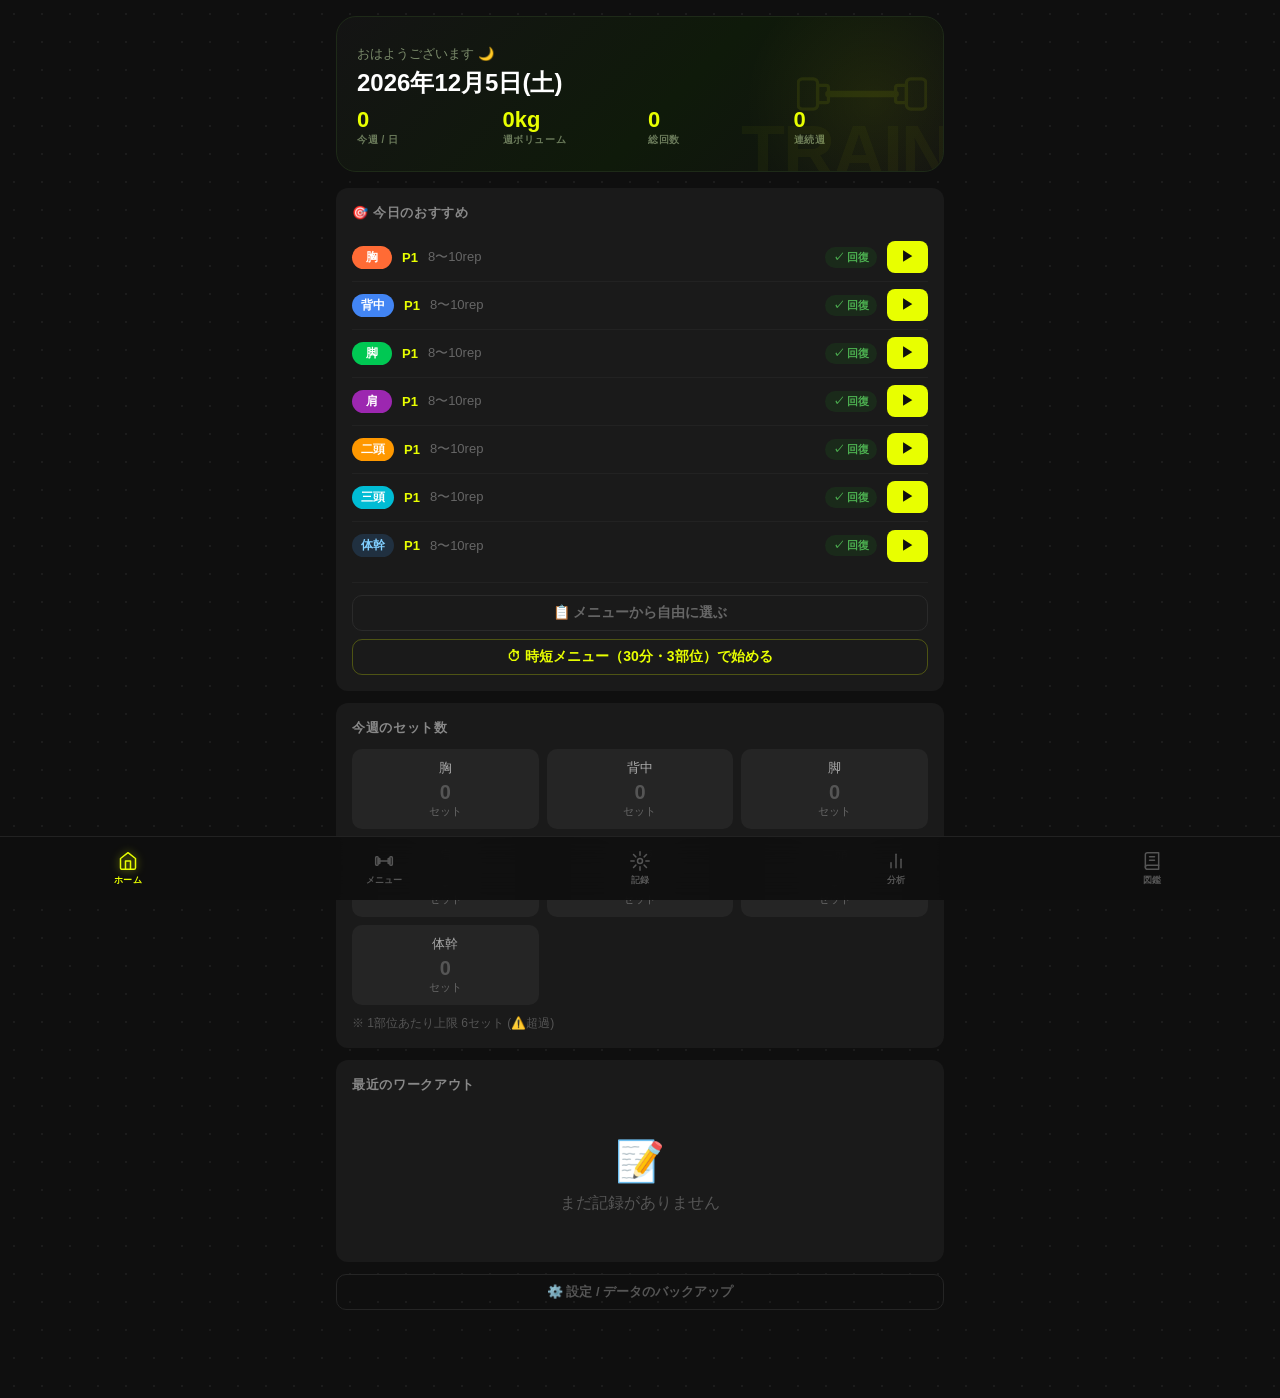
<file: index.html>
<!DOCTYPE html>
<html lang="ja">
<head>
  <meta charset="UTF-8" />
  <meta name="viewport" content="width=device-width, initial-scale=1.0, viewport-fit=cover" />
  <meta name="theme-color" content="#e8ff00" />
  <meta name="apple-mobile-web-app-capable" content="yes" />
  <meta name="apple-mobile-web-app-status-bar-style" content="black-translucent" />
  <meta name="apple-mobile-web-app-title" content="101Train" />
  <title>101トレーニング</title>
  <link rel="manifest" href="./manifest.json" />
  <link rel="apple-touch-icon" href="./apple-touch-icon-v2.png" />
  <link rel="icon" type="image/png" sizes="192x192" href="./icon-192-v2.png" />
  <link rel="stylesheet" href="./styles.css" />
</head>

<body>

<!-- ====== SCREENS ====== -->
<div id="screen-home" class="screen active"></div>
<div id="screen-menu" class="screen"></div>
<div id="screen-record" class="screen"></div>
<div id="screen-analysis" class="screen"></div>
<div id="screen-guide" class="screen"></div>

<!-- ====== BOTTOM NAV ====== -->
<nav class="bottom-nav">
  <button class="nav-btn active" data-tab="home" onclick="switchTab('home')">
    <svg viewBox="0 0 24 24"><path d="M3 9l9-7 9 7v11a2 2 0 01-2 2H5a2 2 0 01-2-2z"/><polyline points="9 22 9 12 15 12 15 22"/></svg>
    <span class="nav-label">ホーム</span>
  </button>
  <button class="nav-btn" data-tab="menu" onclick="switchTab('menu')">
    <svg viewBox="0 0 24 24"><rect x="2" y="7" width="3" height="10" rx="1"/><rect x="5" y="9" width="2" height="6" rx="0.5"/><line x1="7" y1="12" x2="17" y2="12"/><rect x="17" y="9" width="2" height="6" rx="0.5"/><rect x="19" y="7" width="3" height="10" rx="1"/></svg>
    <span class="nav-label">メニュー</span>
  </button>
  <button class="nav-btn" data-tab="record" onclick="switchTab('record')">
    <svg viewBox="0 0 24 24"><circle cx="12" cy="12" r="3"/><path d="M12 1v4M12 19v4M4.22 4.22l2.83 2.83M16.95 16.95l2.83 2.83M1 12h4M19 12h4M4.22 19.78l2.83-2.83M16.95 7.05l2.83-2.83"/></svg>
    <span class="nav-label">記録</span>
  </button>
  <button class="nav-btn" data-tab="analysis" onclick="switchTab('analysis')">
    <svg viewBox="0 0 24 24"><line x1="18" y1="20" x2="18" y2="10"/><line x1="12" y1="20" x2="12" y2="4"/><line x1="6" y1="20" x2="6" y2="14"/></svg>
    <span class="nav-label">分析</span>
  </button>
  <button class="nav-btn" data-tab="guide" onclick="switchTab('guide')">
    <svg viewBox="0 0 24 24"><path d="M4 19.5A2.5 2.5 0 016.5 17H20"/><path d="M6.5 2H20v20H6.5A2.5 2.5 0 014 19.5v-15A2.5 2.5 0 016.5 2z"/><line x1="9" y1="7" x2="15" y2="7"/><line x1="9" y1="11" x2="15" y2="11"/></svg>
    <span class="nav-label">図鑑</span>
  </button>
</nav>

<!-- ====== TIMER OVERLAY ====== -->
<div class="timer-overlay" id="timerOverlay">
  <div class="timer-title">インターバル</div>
  <div class="timer-exercise" id="timerExName"></div>
  <div class="timer-ring-wrap">
    <svg width="220" height="220" viewBox="0 0 220 220">
      <circle class="timer-ring-bg" cx="110" cy="110" r="96" fill="none" stroke-width="10"/>
      <circle class="timer-ring-fg" id="timerRingFg" cx="110" cy="110" r="96" fill="none" stroke-width="10"
        stroke-dasharray="603.2" stroke-dashoffset="0"/>
    </svg>
    <div class="timer-count">
      <div class="timer-seconds" id="timerSeconds">3:00</div>
      <div class="timer-label">残り</div>
    </div>
  </div>
  <div class="timer-duration-btns">
    <button class="timer-dur-btn active" onclick="setTimerDuration(180)" id="tBtn3">3分</button>
    <button class="timer-dur-btn" onclick="setTimerDuration(240)" id="tBtn4">4分</button>
  </div>
  <div class="timer-controls">
    <button class="btn btn-outline btn-sm" onclick="skipTimer()">スキップ</button>
    <button class="btn btn-secondary btn-sm" onclick="pauseTimer()" id="timerPauseBtn">一時停止</button>
  </div>
</div>

<!-- ====== INTENSITY MODAL ====== -->
<div class="intensity-modal" id="intensityModal">
  <div class="intensity-sheet">
    <div class="intensity-title">マンデルブロ・トレーニング</div>
    <div class="intensity-subtitle">山本義徳メソッド — Phase 1 → 2 → 3 をローテーションして筋肉に常に新しい刺激を与えます</div>
    <div id="phaseRecBanner"></div>
    <div class="intensity-cards" id="intensityCards"></div>
    <button class="btn btn-primary" style="width:100%;" onclick="confirmIntensity()">この Phase で開始 ⚡</button>
    <button class="btn" style="width:100%;margin-top:8px;background:#252525;" onclick="closeIntensityModal()">キャンセル</button>
  </div>
</div>

<!-- ====== ADD EXERCISE MODAL ====== -->
<div class="modal-overlay" id="addExModal" onclick="closeAddExModal(event)">
  <div class="modal-sheet">
    <div class="modal-handle"></div>
    <div class="modal-title">種目を追加</div>
    <div class="ex-select-list" id="exSelectList"></div>
  </div>
</div>

<!-- ====== SETTINGS MODAL ====== -->
<div class="modal-overlay" id="settingsModal" onclick="closeSettingsModal(event)">
  <div class="modal-sheet" onclick="event.stopPropagation()">
    <div class="modal-handle"></div>
    <div class="modal-title">⚙️ 設定</div>

    <div style="font-size:14px;font-weight:700;margin-bottom:8px;">💪 BIG3 MAX重量</div>
    <div style="font-size:12px;color:#888;margin-bottom:10px;">UL分割の参考重量自動計算に使用します</div>
    <div style="display:grid;grid-template-columns:1fr 1fr 1fr;gap:8px;margin-bottom:10px;">
      <div>
        <div style="font-size:11px;color:#888;margin-bottom:4px;text-align:center;">スクワット</div>
        <input type="number" id="big3-squat" placeholder="kg" min="0" step="2.5" style="font-size:15px;">
      </div>
      <div>
        <div style="font-size:11px;color:#888;margin-bottom:4px;text-align:center;">ベンチ</div>
        <input type="number" id="big3-bench" placeholder="kg" min="0" step="2.5" style="font-size:15px;">
      </div>
      <div>
        <div style="font-size:11px;color:#888;margin-bottom:4px;text-align:center;">デッドリフト</div>
        <input type="number" id="big3-deadlift" placeholder="kg" min="0" step="2.5" style="font-size:15px;">
      </div>
    </div>

    <div style="font-size:14px;font-weight:700;margin-bottom:6px;">📅 プログラム開始日</div>
    <div style="font-size:12px;color:#888;margin-bottom:6px;">Week番号の自動計算に使用します（9週間プログラム）</div>
    <input type="date" id="prog-start-date" style="margin-bottom:10px;">
    <button class="btn btn-primary btn-sm" onclick="saveBIG3Settings()" style="margin-bottom:16px;">✓ BIG3・開始日を保存</button>

    <div class="divider"></div>
    <div style="font-size:14px;font-weight:700;margin-bottom:6px;margin-top:16px;">⚖️ 今日の体重</div>
    <div style="display:flex;gap:8px;margin-bottom:16px;">
      <input type="number" id="bodyweight-input" placeholder="kg" min="0" step="0.1" style="flex:1;font-size:15px;">
      <button class="btn btn-primary btn-sm" style="width:auto;flex-shrink:0;" onclick="saveBodyWeightToday()">保存</button>
    </div>

    <div class="divider"></div>
    <div style="font-size:14px;font-weight:700;margin-bottom:6px;margin-top:16px;">🔊 音声アナウンス</div>
    <div style="font-size:12px;color:#888;margin-bottom:12px;line-height:1.6;">
      インターバル終了時に、次のセット内容を読み上げます。ジムではイヤホン推奨。
    </div>
    <label class="setting-switch">
      <span>インターバル終了を読み上げる</span>
      <input type="checkbox" id="speechToggle" onchange="toggleSpeechSetting(this)">
      <span class="switch-track"><span class="switch-thumb"></span></span>
    </label>
    <div id="speechHint" style="font-size:11px;color:#666;margin:10px 0;line-height:1.6;"></div>
    <button class="btn btn-outline btn-sm" onclick="testSpeech()" style="margin-bottom:16px;">🔊 テスト再生</button>

    <div class="divider"></div>
    <div style="margin-bottom:8px;font-size:13px;color:#888;">データのバックアップ・復元ができます</div>
    <div style="display:flex;flex-direction:column;gap:10px;margin-top:8px;">
      <button class="btn btn-primary" onclick="exportData()">📥 データをエクスポート（JSON）</button>
      <button class="btn btn-outline" onclick="exportDataCSV()">📊 履歴をCSVで書き出す</button>
      <button class="btn btn-secondary" onclick="document.getElementById('importFile').click()">📤 データをインポート</button>
      <input type="file" id="importFile" accept="application/json" style="display:none" onchange="importData(event)">
      <div class="divider"></div>
      <button class="btn btn-outline" style="color:#ff4444;border-color:#ff444455;" onclick="clearAllData()">⚠️ すべてのデータを削除</button>
    </div>

    <div class="divider"></div>
    <div style="font-size:14px;font-weight:700;margin-bottom:6px;margin-top:16px;">🛟 復元</div>
    <div style="font-size:12px;color:#888;margin-bottom:8px;">インポートや全削除の直前に自動保存されたスナップショットから復元できます（最大3件）</div>
    <div id="snapshotList"></div>

    <button class="btn btn-outline" style="width:100%;margin-top:16px;" onclick="closeSettingsModal()">閉じる</button>
    <div style="margin-top:20px;font-size:12px;color:#555;text-align:center;">
      エクスポートしたJSONは大切に保管してください。<br>
      機種変更時はこのファイルで復元できます。
    </div>
  </div>
</div>

<!-- ====== PLATE CALCULATOR MODAL ====== -->
<div class="modal-overlay" id="plateModal" onclick="closePlateModal(event)">
  <div class="modal-sheet" onclick="event.stopPropagation()">
    <div class="modal-handle"></div>
    <div class="modal-title">🔢 プレート計算機</div>
    <div style="font-size:12px;color:#888;margin-bottom:12px;line-height:1.6;">
      バーベル種目用（20kgバー前提）。ダンベル・マシン種目には使えません。
    </div>
    <input type="number" id="plateTargetInput" placeholder="合計重量 (kg)" min="0" step="2.5"
      oninput="updatePlateCalc()"
      style="width:100%;background:#1c1c1c;color:#eee;border:1px solid #333;border-radius:10px;padding:12px;font-size:16px;margin-bottom:14px;box-sizing:border-box;-webkit-appearance:none;appearance:none;">
    <div id="plateResult"></div>
    <button class="btn btn-outline" style="width:100%;margin-top:16px;" onclick="closePlateModal()">閉じる</button>
  </div>
</div>

<!-- ====== CONFIRM MODAL ====== -->
<div class="modal-overlay" id="confirmModal" style="z-index:2500;align-items:center;">
  <div class="modal-sheet" style="border-radius:16px;max-width:360px;margin:0 16px;padding:24px 20px;" onclick="event.stopPropagation()">
    <div id="confirmMessage" style="font-size:16px;line-height:1.6;margin-bottom:20px;text-align:center;"></div>
    <div style="display:flex;gap:10px;">
      <button class="btn btn-outline" style="flex:1;" onclick="_resolveConfirm(false)">キャンセル</button>
      <button class="btn btn-primary" id="confirmOkBtn" style="flex:1;" onclick="_resolveConfirm(true)">OK</button>
    </div>
  </div>
</div>

<!-- ====== TOAST ====== -->
<div class="toast" id="toast"></div>
<!-- ====== PR TOAST ====== -->
<div class="pr-toast" id="pr-toast"></div>
<script src="./js/state.js"></script>
<script src="./js/speech.js"></script>
<script src="./js/exercises.js"></script>
<script src="./js/record.js"></script>
<script src="./js/analysis.js"></script>
<script src="./js/app.js"></script>

</body>
</html>
</file>
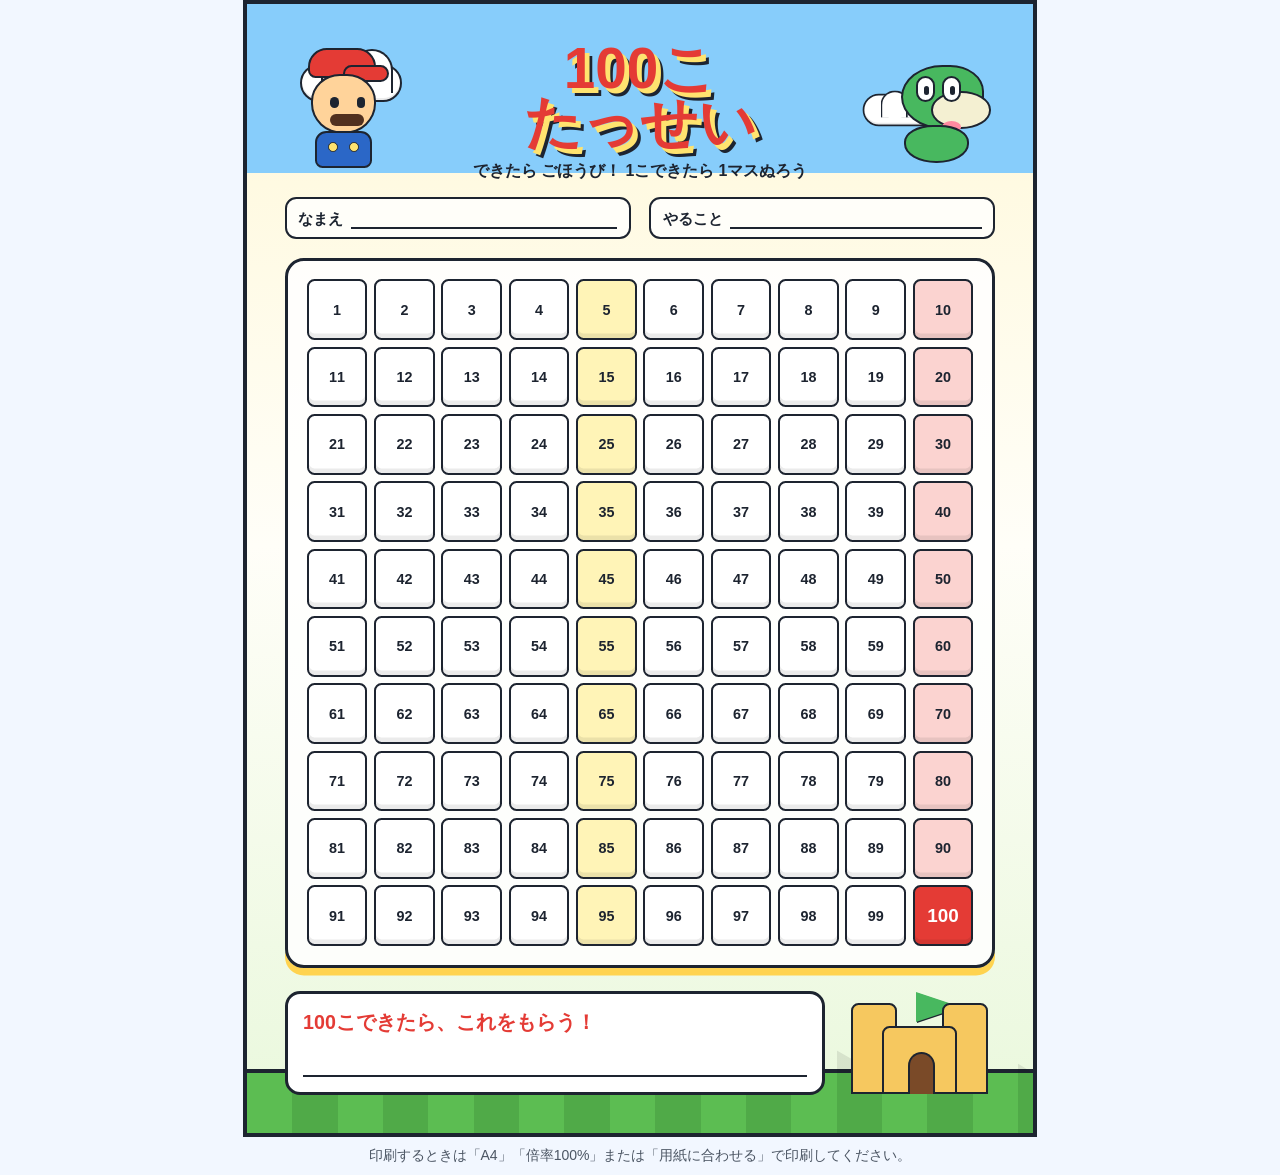
<file: reward-sheet-a4.html>
<!doctype html>
<html lang="ja">
<head>
  <meta charset="utf-8">
  <meta name="viewport" content="width=device-width, initial-scale=1">
  <title>100こ達成 ごほうびシート</title>
  <style>
    @page {
      size: A4;
      margin: 8mm;
    }

    * {
      box-sizing: border-box;
    }

    body {
      margin: 0;
      min-height: 100vh;
      background: #f2f7ff;
      color: #1d2430;
      font-family: "Hiragino Maru Gothic ProN", "Yu Gothic", "Meiryo", sans-serif;
    }

    .sheet {
      position: relative;
      width: 210mm;
      min-height: 297mm;
      margin: 0 auto;
      padding: 10mm;
      overflow: hidden;
      background:
        linear-gradient(#87cdfb 0 15%, transparent 15%),
        linear-gradient(180deg, #fff8d7 0%, #fffef8 48%, #e9f8dc 100%);
      border: 4px solid #1d2430;
    }

    .cloud {
      position: absolute;
      width: 27mm;
      height: 10mm;
      background: #fff;
      border: 2px solid #1d2430;
      border-radius: 999px;
      box-shadow: inset 0 -2px 0 rgba(0, 0, 0, .08);
    }

    .cloud::before,
    .cloud::after {
      content: "";
      position: absolute;
      bottom: 2mm;
      background: #fff;
      border: 2px solid #1d2430;
      border-bottom: 0;
      border-radius: 999px 999px 0 0;
    }

    .cloud::before {
      left: 5mm;
      width: 8mm;
      height: 8mm;
    }

    .cloud::after {
      left: 13mm;
      width: 10mm;
      height: 11mm;
    }

    .cloud.one {
      top: 16mm;
      left: 14mm;
    }

    .cloud.two {
      top: 23mm;
      right: 20mm;
      transform: scale(.85);
    }

    .header {
      position: relative;
      z-index: 1;
      display: grid;
      grid-template-columns: 30mm 1fr 30mm;
      align-items: end;
      gap: 5mm;
      margin-bottom: 4mm;
    }

    h1 {
      margin: 0;
      text-align: center;
      font-size: 15mm;
      line-height: .95;
      letter-spacing: 0;
      color: #e43b35;
      text-shadow: 1.3mm 1.3mm 0 #ffe36f, 2mm 2mm 0 #1d2430;
    }

    .subtitle {
      margin-top: 3mm;
      text-align: center;
      font-size: 4.2mm;
      font-weight: 800;
    }

    .field-row {
      position: relative;
      z-index: 1;
      display: grid;
      grid-template-columns: 1fr 1fr;
      gap: 5mm;
      margin: 2mm 0 5mm;
      font-size: 4mm;
      font-weight: 800;
    }

    .line-field {
      display: flex;
      align-items: end;
      gap: 2mm;
      min-height: 10mm;
      padding: 2mm 3mm;
      background: rgba(255, 255, 255, .78);
      border: 2px solid #1d2430;
      border-radius: 3mm;
    }

    .line {
      flex: 1;
      border-bottom: 2px solid #1d2430;
      height: 6mm;
    }

    .hero,
    .dino {
      justify-self: center;
      align-self: center;
    }

    .hero {
      position: relative;
      width: 26mm;
      height: 34mm;
    }

    .hero .hat {
      position: absolute;
      top: 0;
      left: 4mm;
      width: 18mm;
      height: 8mm;
      background: #e43b35;
      border: 2px solid #1d2430;
      border-radius: 5mm 5mm 2mm 2mm;
    }

    .hero .hat::after {
      content: "";
      position: absolute;
      right: -4mm;
      bottom: -1.6mm;
      width: 11mm;
      height: 3.5mm;
      background: #e43b35;
      border: 2px solid #1d2430;
      border-radius: 999px;
    }

    .hero .face {
      position: absolute;
      top: 7mm;
      left: 5mm;
      width: 17mm;
      height: 16mm;
      background: #ffd39a;
      border: 2px solid #1d2430;
      border-radius: 45% 45% 50% 50%;
    }

    .hero .eye {
      position: absolute;
      top: 13mm;
      width: 2.2mm;
      height: 3mm;
      background: #1d2430;
      border-radius: 999px;
    }

    .hero .eye.left {
      left: 10mm;
    }

    .hero .eye.right {
      left: 17mm;
    }

    .hero .mustache {
      position: absolute;
      top: 17.5mm;
      left: 10mm;
      width: 9mm;
      height: 3.2mm;
      background: #51301f;
      border-radius: 999px;
    }

    .hero .body {
      position: absolute;
      top: 22mm;
      left: 6mm;
      width: 15mm;
      height: 10mm;
      background: #2b67c7;
      border: 2px solid #1d2430;
      border-radius: 3mm 3mm 2mm 2mm;
    }

    .hero .body::before,
    .hero .body::after {
      content: "";
      position: absolute;
      top: 2.5mm;
      width: 2mm;
      height: 2mm;
      background: #ffe36f;
      border: 1px solid #1d2430;
      border-radius: 50%;
    }

    .hero .body::before {
      left: 3mm;
    }

    .hero .body::after {
      right: 3mm;
    }

    .dino {
      position: relative;
      width: 30mm;
      height: 33mm;
    }

    .dino .head {
      position: absolute;
      top: 4mm;
      left: 5mm;
      width: 22mm;
      height: 17mm;
      background: #48b85f;
      border: 2px solid #1d2430;
      border-radius: 55% 45% 45% 55%;
    }

    .dino .snout {
      position: absolute;
      top: 11mm;
      left: 13mm;
      width: 16mm;
      height: 10mm;
      background: #f4f0d2;
      border: 2px solid #1d2430;
      border-radius: 50%;
    }

    .dino .eye {
      position: absolute;
      top: 7mm;
      width: 5mm;
      height: 7mm;
      background: #fff;
      border: 2px solid #1d2430;
      border-radius: 999px;
    }

    .dino .eye.left {
      left: 9mm;
    }

    .dino .eye.right {
      left: 16mm;
    }

    .dino .eye::after {
      content: "";
      position: absolute;
      left: 1.6mm;
      top: 2.2mm;
      width: 1.4mm;
      height: 2.2mm;
      background: #1d2430;
      border-radius: 999px;
    }

    .dino .cheek {
      position: absolute;
      top: 19mm;
      left: 16mm;
      width: 5mm;
      height: 3mm;
      background: #ff8aa0;
      border-radius: 50%;
    }

    .dino .body {
      position: absolute;
      top: 20mm;
      left: 6mm;
      width: 17mm;
      height: 10mm;
      background: #48b85f;
      border: 2px solid #1d2430;
      border-radius: 45% 45% 50% 50%;
    }

    .progress-wrap {
      position: relative;
      z-index: 1;
      padding: 5mm;
      background: rgba(255, 255, 255, .86);
      border: 3px solid #1d2430;
      border-radius: 5mm;
      box-shadow: 0 2mm 0 #ffd34f;
    }

    .grid {
      display: grid;
      grid-template-columns: repeat(10, 1fr);
      gap: 1.8mm;
    }

    .cell {
      display: grid;
      place-items: center;
      aspect-ratio: 1 / 1;
      background: #fff;
      border: 2px solid #1d2430;
      border-radius: 2mm;
      color: #1d2430;
      font-size: 3.8mm;
      font-weight: 900;
      box-shadow: inset 0 -1.2mm 0 rgba(0, 0, 0, .08);
    }

    .cell:nth-child(5n) {
      background: #fff4b7;
    }

    .cell:nth-child(10n) {
      background: #fbd3d0;
    }

    .cell.goal {
      color: #fff;
      background: #e43b35;
      font-size: 5mm;
    }

    .reward {
      position: relative;
      z-index: 1;
      display: grid;
      grid-template-columns: 1fr 40mm;
      gap: 5mm;
      align-items: center;
      margin-top: 6mm;
    }

    .reward-box {
      min-height: 24mm;
      padding: 4mm;
      background: #fff;
      border: 3px solid #1d2430;
      border-radius: 4mm;
    }

    .reward-title {
      margin-bottom: 2mm;
      color: #e43b35;
      font-size: 5.2mm;
      font-weight: 900;
    }

    .reward-line {
      height: 9mm;
      border-bottom: 2px solid #1d2430;
    }

    .castle {
      position: relative;
      height: 27mm;
    }

    .tower,
    .keep {
      position: absolute;
      bottom: 0;
      background: #f6c85f;
      border: 2px solid #1d2430;
    }

    .tower {
      width: 12mm;
      height: 24mm;
      border-radius: 2mm 2mm 0 0;
    }

    .tower.left {
      left: 2mm;
    }

    .tower.right {
      right: 2mm;
    }

    .keep {
      left: 10mm;
      bottom: 0;
      width: 20mm;
      height: 18mm;
      border-radius: 2mm 2mm 0 0;
    }

    .flag {
      position: absolute;
      top: 0;
      left: 19mm;
      width: 0;
      height: 0;
      border-top: 4mm solid transparent;
      border-bottom: 4mm solid transparent;
      border-left: 12mm solid #48b85f;
      filter: drop-shadow(1px 1px 0 #1d2430);
    }

    .door {
      position: absolute;
      left: 17mm;
      bottom: 0;
      width: 7mm;
      height: 11mm;
      background: #7a4a28;
      border: 2px solid #1d2430;
      border-bottom: 0;
      border-radius: 999px 999px 0 0;
    }

    .footer {
      position: absolute;
      left: 0;
      right: 0;
      bottom: 0;
      height: 17mm;
      background: repeating-linear-gradient(
        90deg,
        #5cbd52 0 12mm,
        #50aa48 12mm 24mm
      );
      border-top: 4px solid #1d2430;
    }

    .footer::before {
      content: "";
      position: absolute;
      inset: -8mm 0 auto;
      height: 8mm;
      background: repeating-linear-gradient(
        90deg,
        transparent 0 12mm,
        rgba(0, 0, 0, .09) 12mm 24mm
      );
      clip-path: polygon(0 100%, 5% 20%, 10% 100%, 15% 25%, 20% 100%, 25% 30%, 30% 100%, 35% 24%, 40% 100%, 45% 30%, 50% 100%, 55% 22%, 60% 100%, 65% 30%, 70% 100%, 75% 25%, 80% 100%, 85% 28%, 90% 100%, 95% 21%, 100% 100%);
    }

    .print-note {
      width: 210mm;
      margin: 10px auto;
      color: #4b5563;
      font-size: 14px;
      text-align: center;
    }

    @media print {
      body {
        background: #fff;
      }

      .sheet {
        width: auto;
        min-height: auto;
        margin: 0;
        border-width: 3px;
        print-color-adjust: exact;
        -webkit-print-color-adjust: exact;
      }

      .print-note {
        display: none;
      }
    }
  </style>
</head>
<body>
  <main class="sheet" aria-label="100こ達成ごほうびシート">
    <div class="cloud one"></div>
    <div class="cloud two"></div>

    <section class="header">
      <div class="hero" aria-hidden="true">
        <div class="hat"></div>
        <div class="face"></div>
        <div class="eye left"></div>
        <div class="eye right"></div>
        <div class="mustache"></div>
        <div class="body"></div>
      </div>

      <div>
        <h1>100こ<br>たっせい</h1>
        <div class="subtitle">できたら ごほうび！ 1こできたら 1マスぬろう</div>
      </div>

      <div class="dino" aria-hidden="true">
        <div class="head"></div>
        <div class="snout"></div>
        <div class="eye left"></div>
        <div class="eye right"></div>
        <div class="cheek"></div>
        <div class="body"></div>
      </div>
    </section>

    <section class="field-row">
      <div class="line-field">なまえ <span class="line"></span></div>
      <div class="line-field">やること <span class="line"></span></div>
    </section>

    <section class="progress-wrap" aria-label="100マス">
      <div class="grid">
        <div class="cell">1</div>
        <div class="cell">2</div>
        <div class="cell">3</div>
        <div class="cell">4</div>
        <div class="cell">5</div>
        <div class="cell">6</div>
        <div class="cell">7</div>
        <div class="cell">8</div>
        <div class="cell">9</div>
        <div class="cell">10</div>
        <div class="cell">11</div>
        <div class="cell">12</div>
        <div class="cell">13</div>
        <div class="cell">14</div>
        <div class="cell">15</div>
        <div class="cell">16</div>
        <div class="cell">17</div>
        <div class="cell">18</div>
        <div class="cell">19</div>
        <div class="cell">20</div>
        <div class="cell">21</div>
        <div class="cell">22</div>
        <div class="cell">23</div>
        <div class="cell">24</div>
        <div class="cell">25</div>
        <div class="cell">26</div>
        <div class="cell">27</div>
        <div class="cell">28</div>
        <div class="cell">29</div>
        <div class="cell">30</div>
        <div class="cell">31</div>
        <div class="cell">32</div>
        <div class="cell">33</div>
        <div class="cell">34</div>
        <div class="cell">35</div>
        <div class="cell">36</div>
        <div class="cell">37</div>
        <div class="cell">38</div>
        <div class="cell">39</div>
        <div class="cell">40</div>
        <div class="cell">41</div>
        <div class="cell">42</div>
        <div class="cell">43</div>
        <div class="cell">44</div>
        <div class="cell">45</div>
        <div class="cell">46</div>
        <div class="cell">47</div>
        <div class="cell">48</div>
        <div class="cell">49</div>
        <div class="cell">50</div>
        <div class="cell">51</div>
        <div class="cell">52</div>
        <div class="cell">53</div>
        <div class="cell">54</div>
        <div class="cell">55</div>
        <div class="cell">56</div>
        <div class="cell">57</div>
        <div class="cell">58</div>
        <div class="cell">59</div>
        <div class="cell">60</div>
        <div class="cell">61</div>
        <div class="cell">62</div>
        <div class="cell">63</div>
        <div class="cell">64</div>
        <div class="cell">65</div>
        <div class="cell">66</div>
        <div class="cell">67</div>
        <div class="cell">68</div>
        <div class="cell">69</div>
        <div class="cell">70</div>
        <div class="cell">71</div>
        <div class="cell">72</div>
        <div class="cell">73</div>
        <div class="cell">74</div>
        <div class="cell">75</div>
        <div class="cell">76</div>
        <div class="cell">77</div>
        <div class="cell">78</div>
        <div class="cell">79</div>
        <div class="cell">80</div>
        <div class="cell">81</div>
        <div class="cell">82</div>
        <div class="cell">83</div>
        <div class="cell">84</div>
        <div class="cell">85</div>
        <div class="cell">86</div>
        <div class="cell">87</div>
        <div class="cell">88</div>
        <div class="cell">89</div>
        <div class="cell">90</div>
        <div class="cell">91</div>
        <div class="cell">92</div>
        <div class="cell">93</div>
        <div class="cell">94</div>
        <div class="cell">95</div>
        <div class="cell">96</div>
        <div class="cell">97</div>
        <div class="cell">98</div>
        <div class="cell">99</div>
        <div class="cell goal">100</div>
      </div>
    </section>

    <section class="reward">
      <div class="reward-box">
        <div class="reward-title">100こできたら、これをもらう！</div>
        <div class="reward-line"></div>
      </div>
      <div class="castle" aria-hidden="true">
        <div class="flag"></div>
        <div class="tower left"></div>
        <div class="tower right"></div>
        <div class="keep"></div>
        <div class="door"></div>
      </div>
    </section>

    <div class="footer" aria-hidden="true"></div>
  </main>

  <p class="print-note">印刷するときは「A4」「倍率100%」または「用紙に合わせる」で印刷してください。</p>
</body>
</html>
</file>
<file: styles.css>
/* ===== RESET & BASE ===== */
*, *::before, *::after { box-sizing: border-box; margin: 0; padding: 0; }
html { font-size: 16px; -webkit-text-size-adjust: 100%; }
body {
  background: #0f0f0f;
  background-image: radial-gradient(circle, #1c1c1c 1px, transparent 1px);
  background-size: 28px 28px;
  color: #ffffff;
  font-family: -apple-system, BlinkMacSystemFont, 'Hiragino Sans', 'Hiragino Kaku Gothic ProN', 'Noto Sans JP', sans-serif;
  min-height: 100vh;
  min-height: -webkit-fill-available;
  overflow-x: hidden;
  padding-bottom: 80px;
}

/* ===== LAYOUT ===== */
.screen { display: none; padding: 16px 16px 8px; max-width: 640px; margin: 0 auto; }
.screen.active { display: block; }

/* ===== BOTTOM NAV ===== */
.bottom-nav {
  position: fixed;
  bottom: 0; left: 0; right: 0;
  height: 64px;
  background: rgba(15,15,15,0.92);
  backdrop-filter: blur(16px);
  -webkit-backdrop-filter: blur(16px);
  border-top: 1px solid #222;
  display: flex;
  z-index: 1000;
  padding-bottom: env(safe-area-inset-bottom);
}
.nav-btn {
  flex: 1;
  display: flex;
  flex-direction: column;
  align-items: center;
  justify-content: center;
  gap: 3px;
  background: none;
  border: none;
  color: #555;
  cursor: pointer;
  min-height: 48px;
  transition: color 0.2s;
  -webkit-tap-highlight-color: transparent;
}
.nav-btn svg { width: 20px; height: 20px; stroke: currentColor; fill: none; stroke-width: 1.8; stroke-linecap: round; stroke-linejoin: round; transition: stroke 0.2s; }
.nav-btn .nav-label { font-size: 9px; font-weight: 600; letter-spacing: 0.02em; }
.nav-btn.active { color: #e8ff00; }
.nav-btn.active svg { filter: drop-shadow(0 0 4px rgba(232,255,0,0.6)); }

/* ===== GUIDE (図鑑) ===== */
.guide-search {
  display: flex; align-items: center; gap: 8px;
  background: #1a1a1a; border: 1px solid #333; border-radius: 12px;
  padding: 10px 14px; margin-bottom: 16px;
}
.guide-search input {
  flex: 1; background: none; border: none; outline: none;
  color: #fff; font-size: 15px;
}
.guide-search svg { width: 18px; height: 18px; stroke: #666; fill: none; stroke-width: 2; flex-shrink: 0; }
.guide-tabs {
  display: flex; gap: 6px; overflow-x: auto; padding-bottom: 4px;
  margin-bottom: 14px; scrollbar-width: none;
}
.guide-tabs::-webkit-scrollbar { display: none; }
.guide-tab {
  flex-shrink: 0; padding: 5px 12px; border-radius: 20px;
  border: 1px solid #333; background: #1a1a1a;
  color: #888; font-size: 12px; font-weight: 600; cursor: pointer;
  transition: all 0.2s;
}
.guide-tab.active { background: #e8ff00; color: #000; border-color: #e8ff00; }
.guide-card {
  background: #1a1a1a; border: 1px solid #2a2a2a; border-radius: 14px;
  margin-bottom: 10px; overflow: hidden;
  transition: border-color 0.2s;
}
.guide-card-header {
  display: flex; align-items: center; gap: 10px;
  padding: 12px 14px; cursor: pointer;
}
.guide-card-header:active { opacity: 0.8; }
.guide-chevron {
  font-size: 14px; color: #666; flex-shrink: 0;
  transition: transform 0.2s ease;
}
.guide-phase-dot {
  width: 10px; height: 10px; border-radius: 50%; flex-shrink: 0;
}
.guide-phase-dot.h { background: #ff4444; box-shadow: 0 0 6px rgba(255,68,68,0.6); }
.guide-phase-dot.m { background: #e8ff00; box-shadow: 0 0 6px rgba(232,255,0,0.6); }
.guide-phase-dot.l { background: #44dd88; box-shadow: 0 0 6px rgba(68,221,136,0.6); }
.guide-name { font-size: 14px; font-weight: 700; flex: 1; }
.guide-rep { font-size: 11px; color: #888; flex-shrink: 0; }
.guide-body {
  display: none; padding: 0 14px 14px;
  border-top: 1px solid #2a2a2a;
}
.guide-body.open { display: block; }
.guide-body-inner { padding-top: 10px; }
.guide-tag-row { display: flex; gap: 6px; flex-wrap: wrap; margin-bottom: 8px; }
.guide-tag {
  font-size: 10px; padding: 2px 8px; border-radius: 10px;
  background: #252525; color: #aaa; border: 1px solid #333;
}
.guide-tag.muscle { background: #1a2a1a; color: #44dd88; border-color: #2a4a2a; }
.guide-tag.phase  { background: #2a2a1a; color: #e8ff00; border-color: #4a4a1a; }
.guide-desc { font-size: 13px; color: #ccc; line-height: 1.7; }
.guide-tips { margin-top: 8px; }
.guide-tips li {
  font-size: 12px; color: #aaa; line-height: 1.6;
  padding-left: 12px; position: relative;
}
.guide-tips li::before { content: '▸'; position: absolute; left: 0; color: #e8ff00; font-size: 10px; top: 2px; }
.guide-empty { text-align: center; color: #555; padding: 40px 0; font-size: 14px; }

/* ===== CARDS ===== */
.card {
  background: #1a1a1a;
  border-radius: 12px;
  padding: 16px;
  margin-bottom: 12px;
}
.card-title {
  font-size: 13px;
  color: #888;
  font-weight: 600;
  text-transform: uppercase;
  letter-spacing: 0.05em;
  margin-bottom: 12px;
}

/* ===== TYPOGRAPHY ===== */
h1 { font-size: 24px; font-weight: 700; }
h2 { font-size: 20px; font-weight: 700; }
h3 { font-size: 17px; font-weight: 600; }
.text-accent { color: #e8ff00; }
.text-muted { color: #888; }
.text-warning { color: #ff4444; }
.text-sm { font-size: 14px; }
.text-xs { font-size: 12px; }

/* ===== BUTTONS ===== */
.btn {
  display: inline-flex;
  align-items: center;
  justify-content: center;
  gap: 8px;
  padding: 14px 20px;
  border-radius: 10px;
  border: none;
  font-size: 16px;
  font-weight: 600;
  cursor: pointer;
  min-height: 48px;
  transition: opacity 0.15s, transform 0.1s;
  -webkit-tap-highlight-color: transparent;
  font-family: inherit;
}
.btn:active { transform: scale(0.97); opacity: 0.85; }
.btn-primary {
  background: #e8ff00;
  color: #0f0f0f;
  width: 100%;
}
.btn-secondary {
  background: #2a2a2a;
  color: #fff;
  width: 100%;
}
.btn-success {
  background: #00c853;
  color: #fff;
}
.btn-danger {
  background: #ff4444;
  color: #fff;
}
.btn-outline {
  background: transparent;
  border: 1.5px solid #333;
  color: #ccc;
}
.btn-sm {
  padding: 8px 14px;
  font-size: 14px;
  min-height: 36px;
}
.btn-icon {
  padding: 0;
  width: 44px;
  height: 44px;
  border-radius: 50%;
  background: #2a2a2a;
  font-size: 18px;
}

/* ===== VIDEO BUTTON ===== */
.btn-video {
  display: inline-flex;
  align-items: center;
  gap: 3px;
  background: rgba(255,0,0,0.10);
  border: 1px solid rgba(255,80,80,0.30);
  color: #ff5555;
  border-radius: 6px;
  padding: 3px 9px;
  font-size: 11px;
  font-weight: 600;
  cursor: pointer;
  flex-shrink: 0;
  white-space: nowrap;
  text-decoration: none;
  min-height: 26px;
  -webkit-tap-highlight-color: transparent;
  transition: background 0.15s;
}
.btn-video:active { background: rgba(255,0,0,0.22); }

/* ===== BADGES ===== */
.badge {
  display: inline-block;
  padding: 3px 9px;
  border-radius: 100px;
  font-size: 12px;
  font-weight: 600;
}
.badge-chest    { background: #ff6b35; color: #fff; }
.badge-back     { background: #4285f4; color: #fff; }
.badge-legs     { background: #00c853; color: #fff; }
.badge-shoulders{ background: #9c27b0; color: #fff; }
.badge-biceps   { background: #ff9800; color: #fff; }
.badge-triceps  { background: #00bcd4; color: #fff; }
.badge-core    { background: #203040; color: #80cfff; }

/* ===== FORM ELEMENTS ===== */
input[type="number"], input[type="text"] {
  background: #252525;
  border: 1.5px solid #333;
  border-radius: 8px;
  color: #fff;
  font-size: 17px;
  font-weight: 600;
  padding: 10px 12px;
  text-align: center;
  min-height: 48px;
  width: 100%;
  font-family: inherit;
  -webkit-appearance: none;
}
input[type="number"]:focus, input[type="text"]:focus {
  outline: none;
  border-color: #e8ff00;
}
input[type="number"]::-webkit-inner-spin-button,
input[type="number"]::-webkit-outer-spin-button { opacity: 0; }

/* ===== DIVIDER ===== */
.divider { height: 1px; background: #2a2a2a; margin: 12px 0; }

/* ===== FLEXBOX UTILS ===== */
.flex { display: flex; }
.flex-col { flex-direction: column; }
.items-center { align-items: center; }
.justify-between { justify-content: space-between; }
.justify-center { justify-content: center; }
.gap-8 { gap: 8px; }
.gap-12 { gap: 12px; }
.gap-16 { gap: 16px; }
.flex-1 { flex: 1; }
.w-full { width: 100%; }

/* ===== SPACING ===== */
.mt-4 { margin-top: 4px; }
.mt-8 { margin-top: 8px; }
.mt-12 { margin-top: 12px; }
.mt-16 { margin-top: 16px; }
.mb-4 { margin-bottom: 4px; }
.mb-8 { margin-bottom: 8px; }
.mb-12 { margin-bottom: 12px; }

/* ===== PAGE HEADER ===== */
.page-header { margin-bottom: 20px; }
.page-header .greeting { font-size: 14px; color: #888; margin-bottom: 4px; }
.page-header .date-str { font-size: 28px; font-weight: 800; color: #e8ff00; line-height: 1.1; }

/* ===== HERO SECTION ===== */
.hero-section {
  position: relative;
  overflow: hidden;
  background: linear-gradient(135deg, #141414 0%, #0f1a0a 55%, #111 100%);
  border-radius: 20px;
  padding: 28px 20px 24px;
  margin-bottom: 16px;
  border: 1px solid #1e2a18;
}
.hero-section::before {
  content: '';
  position: absolute;
  top: -30%;
  right: -10%;
  width: 260px;
  height: 260px;
  background: radial-gradient(circle, rgba(232,255,0,0.07) 0%, transparent 70%);
  pointer-events: none;
}
.hero-section::after {
  content: 'TRAIN';
  position: absolute;
  right: -8px;
  bottom: -16px;
  font-size: 72px;
  font-weight: 900;
  color: #e8ff00;
  opacity: 0.04;
  letter-spacing: -2px;
  user-select: none;
  pointer-events: none;
  line-height: 1;
}
.hero-greeting { font-size: 13px; color: #7a8a6a; margin-bottom: 6px; font-weight: 500; }
.hero-date { font-size: 24px; font-weight: 800; color: #fff; line-height: 1.15; margin-bottom: 12px; }
.hero-dumbbell {
  position: absolute;
  right: 16px;
  top: 50%;
  transform: translateY(-50%);
  width: 130px;
  opacity: 0.08;
  pointer-events: none;
}
.hero-stats { display: flex; gap: 16px; }
.hero-stat { flex: 1; }
.hero-stat-val { font-size: 22px; font-weight: 800; color: #e8ff00; line-height: 1; margin-bottom: 2px; }
.hero-stat-label { font-size: 10px; color: #6a7a5a; font-weight: 600; text-transform: uppercase; letter-spacing: 0.06em; }

/* ===== GLOW BUTTON ===== */
.btn-glow {
  box-shadow: 0 0 24px rgba(232,255,0,0.22), 0 4px 16px rgba(0,0,0,0.5);
  position: relative;
  overflow: hidden;
}
.btn-glow::after {
  content: '';
  position: absolute;
  top: 0; left: -100%;
  width: 60%;
  height: 100%;
  background: linear-gradient(90deg, transparent, rgba(255,255,255,0.15), transparent);
  animation: btnShimmer 3s infinite;
}
@keyframes btnShimmer {
  0%   { left: -100%; }
  60%  { left: 150%; }
  100% { left: 150%; }
}

/* ===== QUICK STATS ROW ===== */
.quick-stats {
  display: grid;
  grid-template-columns: repeat(3, 1fr);
  gap: 8px;
  margin-bottom: 12px;
}
.qs-card {
  background: #141414;
  border: 1px solid #202020;
  border-radius: 12px;
  padding: 12px 8px;
  text-align: center;
}
.qs-val { font-size: 20px; font-weight: 800; color: #e8ff00; line-height: 1; }
.qs-label { font-size: 10px; color: #555; margin-top: 4px; font-weight: 600; text-transform: uppercase; letter-spacing: 0.05em; }

/* ===== HOME TAB ===== */
.weekly-grid {
  display: grid;
  grid-template-columns: repeat(3, 1fr);
  gap: 8px;
}
.weekly-cell {
  background: #252525;
  border-radius: 10px;
  padding: 10px 8px;
  text-align: center;
}
.weekly-cell .part-name { font-size: 13px; color: #aaa; margin-bottom: 4px; }
.weekly-cell .set-count { font-size: 20px; font-weight: 800; }
.weekly-cell .set-label { font-size: 11px; color: #666; }
.weekly-cell.warn .set-count { color: #ff4444; }
.weekly-cell.ok   .set-count { color: #e8ff00; }
.weekly-cell.zero .set-count { color: #555; }

.history-item {
  padding: 12px 0;
  border-bottom: 1px solid #222;
}
.history-item:last-child { border-bottom: none; padding-bottom: 0; }
.history-item .hist-date { font-size: 12px; color: #666; }
.history-item .hist-title { font-size: 15px; font-weight: 600; margin: 2px 0; color: #fff; }
.history-item .hist-meta { font-size: 12px; color: #555; margin-top: 2px; }

/* ===== MENU TAB ===== */
.split-selector {
  display: flex;
  gap: 8px;
  margin-bottom: 16px;
}
.split-btn {
  flex: 1;
  padding: 12px 8px;
  background: #252525;
  border: 2px solid #333;
  border-radius: 10px;
  color: #aaa;
  font-size: 15px;
  font-weight: 700;
  cursor: pointer;
  text-align: center;
  min-height: 48px;
  transition: all 0.2s;
  font-family: inherit;
  -webkit-tap-highlight-color: transparent;
}
.split-btn.active {
  background: #e8ff001a;
  border-color: #e8ff00;
  color: #e8ff00;
}

.day-card {
  background: #1a1a1a;
  border-radius: 12px;
  margin-bottom: 12px;
  overflow: hidden;
}
.day-header {
  display: flex;
  align-items: center;
  justify-content: space-between;
  padding: 16px;
  cursor: pointer;
  -webkit-tap-highlight-color: transparent;
}
.day-header .day-label {
  font-size: 18px;
  font-weight: 800;
  color: #e8ff00;
}
.day-header .day-parts {
  font-size: 14px;
  color: #aaa;
  flex: 1;
  margin-left: 12px;
}
.day-header .chevron { color: #666; font-size: 16px; transition: transform 0.2s; }
.day-card.expanded .chevron { transform: rotate(180deg); }
.day-body {
  display: none;
  padding: 0 16px 16px;
  border-top: 1px solid #2a2a2a;
}
.day-card.expanded .day-body { display: block; }

.exercise-row {
  display: flex;
  align-items: center;
  justify-content: space-between;
  padding: 8px 0;
  border-bottom: 1px solid #222;
}
.exercise-row:last-of-type { border-bottom: none; }
.exercise-row .ex-name { font-size: 15px; font-weight: 500; }
.exercise-row .ex-meta { font-size: 12px; color: #666; margin-top: 2px; }

/* ===== RECORD TAB ===== */
.session-header {
  display: flex;
  align-items: center;
  justify-content: space-between;
  margin-bottom: 16px;
}
.volume-display {
  background: #1a1a1a;
  border-radius: 12px;
  padding: 12px 16px;
  margin-bottom: 12px;
  display: flex;
  align-items: center;
  justify-content: space-between;
}
.volume-display .vol-label { font-size: 13px; color: #888; }
.volume-display .vol-value { font-size: 24px; font-weight: 800; color: #e8ff00; }
.volume-display .vol-unit { font-size: 13px; color: #888; }

.set-warnings {
  display: flex;
  flex-wrap: wrap;
  gap: 6px;
  margin-bottom: 12px;
}
.set-warn-chip {
  padding: 4px 10px;
  border-radius: 100px;
  font-size: 12px;
  font-weight: 600;
  background: #ff44441a;
  color: #ff4444;
  border: 1px solid #ff444433;
}

.exercise-card {
  background: #1a1a1a;
  border-radius: 12px;
  padding: 14px;
  margin-bottom: 12px;
}
.exercise-card .ex-card-header {
  display: flex;
  align-items: center;
  justify-content: space-between;
  margin-bottom: 10px;
}
.exercise-card .ex-card-name { font-size: 17px; font-weight: 700; }
.exercise-card .prev-weight {
  font-size: 13px;
  color: #666;
  margin-bottom: 10px;
}

.set-row {
  display: flex;
  align-items: center;
  gap: 8px;
  margin-bottom: 8px;
  padding: 8px;
  background: #252525;
  border-radius: 8px;
}
.set-row.completed {
  background: #00c85315;
  border: 1px solid #00c85330;
}
.set-num {
  font-size: 13px;
  color: #666;
  font-weight: 700;
  min-width: 34px;
  text-align: center;
}
.set-row .x-sep { color: #666; font-size: 15px; font-weight: 600; }
.weight-input { width: 78px !important; min-width: 78px; }
.rep-input { width: 60px !important; min-width: 60px; }
.set-done-btn {
  min-width: 44px;
  width: 44px;
  height: 44px;
  border-radius: 50%;
  border: 2px solid #333;
  background: #252525;
  color: #666;
  font-size: 18px;
  cursor: pointer;
  display: flex;
  align-items: center;
  justify-content: center;
  transition: all 0.2s;
  flex-shrink: 0;
  -webkit-tap-highlight-color: transparent;
  font-family: inherit;
}
.set-done-btn.done {
  background: #00c853;
  border-color: #00c853;
  color: #fff;
}

.add-set-btn {
  display: flex;
  align-items: center;
  justify-content: center;
  gap: 6px;
  padding: 8px;
  width: 100%;
  background: #252525;
  border: 1.5px dashed #333;
  border-radius: 8px;
  color: #666;
  font-size: 14px;
  cursor: pointer;
  margin-top: 4px;
  min-height: 40px;
  font-family: inherit;
  -webkit-tap-highlight-color: transparent;
}
.add-set-btn:active { opacity: 0.7; }

/* ===== GIANT SET ===== */
.giant-set-wrap { margin-bottom: 12px; }
.giant-set-banner {
  background: #ff6b6b15;
  border: 1px solid #ff6b6b40;
  border-radius: 8px;
  padding: 8px 12px;
  color: #ff8888;
  font-size: 12px;
  font-weight: 700;
  margin-bottom: 12px;
}
.giant-part-group {
  margin-bottom: 16px;
}
/* ジャイアントセット中のセット追加ボタン（見落とされないよう通常より強調） */
.giant-set-wrap .add-set-btn {
  border-color: #ff6b6b55;
  color: #ff8888;
  font-weight: 700;
  margin-top: 0;
}
.giant-set-wrap > .add-set-btn { margin-top: 4px; }
.giant-part-title {
  display: flex;
  align-items: center;
  gap: 8px;
  margin-bottom: 8px;
}
.giant-part-title .badge { font-size: 13px; padding: 3px 10px; }
.giant-round {
  background: #1a1a1a;
  border-radius: 12px;
  padding: 12px;
  margin-bottom: 12px;
}
.giant-round-title {
  display: flex;
  align-items: center;
  justify-content: space-between;
  font-size: 14px;
  font-weight: 800;
  color: #ff8888;
  margin-bottom: 10px;
  padding-bottom: 6px;
  border-bottom: 1px solid #333;
}
.giant-round-count { font-size: 12px; color: #888; font-weight: 700; flex-shrink: 0; }
/* 種目名と入力欄は同じ行に収まらなければ折り返す（スマホ幅で名前が潰れないように） */
.giant-ex-row {
  display: flex;
  flex-wrap: wrap;
  align-items: center;
  gap: 8px 6px;
  margin-bottom: 8px;
  padding: 8px;
  background: #252525;
  border-radius: 8px;
}
.giant-ex-row.completed {
  background: #00c85315;
  border: 1px solid #00c85330;
}
/* 長い種目名は切り詰めず折り返して全文を表示する */
.giant-ex-name {
  font-size: 14px;
  font-weight: 700;
  color: #ddd;
  min-width: 0;
  white-space: normal;
  overflow-wrap: anywhere;
  word-break: break-word;
  line-height: 1.3;
}
.giant-bilateral { display: flex; flex-direction: column; gap: 5px; }
.giant-lr { display: flex; align-items: center; gap: 6px; }
.giant-ex-namewrap {
  flex: 1 1 9em;   /* 名前が入りきらない幅なら入力欄が次の行へ回る */
  min-width: 0;
  display: flex;
  flex-direction: column;
  gap: 2px;
}
.giant-ex-namewrap .giant-ex-name { flex: none; }
/* 入力欄＋✓ボタンは1かたまりで折り返す（縮まないので名前を潰さない） */
.giant-ex-fields {
  display: flex;
  align-items: center;
  gap: 6px;
  flex: 0 0 auto;
  margin-left: auto;
}
.giant-prev { font-size: 10px; color: #777; }
.giant-reorder {
  display: flex;
  flex-direction: column;
  gap: 2px;
  width: 22px;
  flex-shrink: 0;
}
.giant-mv {
  width: 22px;
  height: 18px;
  border: 1px solid #3a3a3a;
  background: #1f1f1f;
  color: #999;
  border-radius: 4px;
  font-size: 9px;
  line-height: 1;
  cursor: pointer;
  padding: 0;
  display: flex;
  align-items: center;
  justify-content: center;
  -webkit-tap-highlight-color: transparent;
}
.giant-mv:disabled { opacity: 0.25; cursor: default; }
.giant-mv:active:not(:disabled) { background: #333; }
.giant-ex-row.giant-next {
  outline: 2px solid #ffd54f;
  outline-offset: -1px;
  background: #ffd54f12;
}

/* ===== REST-PAUSE ===== */
.rp-toggle-btn {
  width: 32px; height: 32px; border-radius: 50%;
  border: 1.5px solid #333; background: #1f1f1f;
  color: #666; font-size: 14px; cursor: pointer;
  display: flex; align-items: center; justify-content: center;
  flex-shrink: 0;
  -webkit-tap-highlight-color: transparent;
  transition: all 0.2s;
}
.rp-toggle-btn.active {
  background: #ff6b6b22; border-color: #ff6b6b;
  color: #ff6b6b; box-shadow: 0 0 8px #ff6b6b55;
}
.rp-panel {
  background: #1f1410; border: 1px solid #ff6b6b33;
  border-radius: 8px; padding: 10px 12px; margin-top: 6px;
}
.rp-panel-title {
  font-size: 11px; color: #ff6b6b; font-weight: 700;
  letter-spacing: 0.05em; margin-bottom: 6px;
  display: flex; justify-content: space-between; align-items: center;
}
.rp-mini-row { display: flex; gap: 6px; flex-wrap: wrap; align-items: center; }
.rp-mini-input {
  width: 48px !important; min-width: 48px;
  padding: 6px 4px !important; min-height: 38px !important;
  font-size: 14px !important; text-align: center;
}
.rp-mini-label {
  font-size: 10px; color: #666; font-weight: 700;
  min-width: 14px; text-align: center;
}
.rp-add-mini {
  width: 28px; height: 28px; border-radius: 50%;
  background: #2a2a2a; border: 1px solid #444; color: #888;
  cursor: pointer; font-size: 14px;
  -webkit-tap-highlight-color: transparent;
}
.rp-summary {
  font-size: 12px; color: #ff8888; margin-top: 6px; font-weight: 600;
}
.no-session {
  text-align: center;
  padding: 48px 24px;
}
.no-session .no-icon { font-size: 56px; margin-bottom: 16px; }
.no-session p { color: #888; margin-bottom: 24px; font-size: 16px; line-height: 1.6; }

/* ===== TIMER OVERLAY ===== */
.timer-overlay {
  position: fixed;
  inset: 0;
  background: rgba(0,0,0,0.93);
  z-index: 2000;
  display: none;
  flex-direction: column;
  align-items: center;
  justify-content: center;
  gap: 24px;
}
.timer-overlay.active { display: flex; }
.timer-title { font-size: 18px; color: #888; font-weight: 600; }
.timer-exercise { font-size: 16px; color: #aaa; text-align: center; padding: 0 24px; }

.timer-ring-wrap {
  position: relative;
  width: 220px;
  height: 220px;
}
.timer-ring-wrap svg { transform: rotate(-90deg); }
.timer-ring-bg { stroke: #2a2a2a; }
.timer-ring-fg {
  stroke: #e8ff00;
  stroke-linecap: round;
  transition: stroke-dashoffset 1s linear;
}
.timer-count {
  position: absolute;
  inset: 0;
  display: flex;
  flex-direction: column;
  align-items: center;
  justify-content: center;
}
.timer-seconds { font-size: 62px; font-weight: 900; color: #e8ff00; line-height: 1; }
.timer-label { font-size: 14px; color: #888; margin-top: 4px; }

.timer-controls { display: flex; gap: 12px; }
.timer-duration-btns { display: flex; gap: 8px; }
.timer-dur-btn {
  padding: 8px 16px;
  background: #252525;
  border: 1.5px solid #333;
  border-radius: 8px;
  color: #aaa;
  font-size: 14px;
  font-weight: 600;
  cursor: pointer;
  font-family: inherit;
  -webkit-tap-highlight-color: transparent;
}
.timer-dur-btn.active { border-color: #e8ff00; color: #e8ff00; background: #e8ff0012; }

/* ===== ANALYSIS TAB ===== */
.chart-wrap {
  position: relative;
  width: 100%;
  height: 200px;
  margin-top: 8px;
}
canvas { border-radius: 8px; }

.pr-item {
  display: flex;
  align-items: center;
  justify-content: space-between;
  padding: 10px 0;
  border-bottom: 1px solid #2a2a2a;
}
.pr-item:last-child { border-bottom: none; }
.pr-item .pr-name { font-size: 15px; }
.pr-item .pr-val { font-size: 15px; font-weight: 700; color: #e8ff00; }

.freq-bar-wrap { margin-top: 4px; }
/* ===== INTENSITY MODAL ===== */
.intensity-modal {
  display: none;
  position: fixed;
  inset: 0;
  background: rgba(0,0,0,0.85);
  z-index: 2000;
  align-items: flex-end;
  justify-content: center;
}
.intensity-modal.active { display: flex; }
.intensity-sheet {
  background: #1a1a1a;
  border-radius: 20px 20px 0 0;
  padding: 24px 20px 40px;
  width: 100%;
  max-width: 640px;
}
.intensity-title {
  font-size: 18px;
  font-weight: 700;
  margin-bottom: 6px;
}
.intensity-subtitle {
  font-size: 13px;
  color: #888;
  margin-bottom: 20px;
}
.intensity-cards {
  display: flex;
  flex-direction: column;
  gap: 10px;
  margin-bottom: 16px;
}
.intensity-card {
  background: #252525;
  border: 2px solid transparent;
  border-radius: 12px;
  padding: 14px 16px;
  cursor: pointer;
  display: flex;
  align-items: center;
  gap: 14px;
  transition: border-color 0.15s, background 0.15s;
  -webkit-tap-highlight-color: transparent;
}
.intensity-card.selected { background: #1e1e2a; }
.intensity-card .ic-emoji { font-size: 28px; }
.intensity-card .ic-body  { flex: 1; }
.intensity-card .ic-label { font-size: 16px; font-weight: 700; }
.intensity-card .ic-desc  { font-size: 13px; color: #888; margin-top: 2px; }
.intensity-card .ic-rep   { font-size: 13px; font-weight: 600; margin-top: 4px; }
.intensity-card .ic-weights { font-size: 12px; color: #666; margin-top: 3px; }

/* ===== INTENSITY BADGE (記録タブ) ===== */
.intensity-badge {
  display: inline-flex;
  align-items: center;
  gap: 4px;
  padding: 3px 10px;
  border-radius: 20px;
  font-size: 12px;
  font-weight: 700;
  margin-bottom: 12px;
}

/* ===== CALENDAR ===== */
.cal-header {
  display: flex;
  align-items: center;
  justify-content: space-between;
  margin-bottom: 12px;
}
.cal-month-label { font-size: 16px; font-weight: 700; }
.cal-nav-btn {
  background: #252525;
  border: none;
  color: #fff;
  width: 36px; height: 36px;
  border-radius: 8px;
  font-size: 18px;
  cursor: pointer;
  display: flex; align-items: center; justify-content: center;
}
.cal-grid {
  display: grid;
  grid-template-columns: repeat(7, 1fr);
  gap: 4px;
}
.cal-day-label {
  text-align: center;
  font-size: 11px;
  color: #555;
  padding-bottom: 4px;
  font-weight: 600;
}
.cal-day {
  aspect-ratio: 1;
  display: flex;
  align-items: center;
  justify-content: center;
  border-radius: 8px;
  font-size: 13px;
  font-weight: 600;
  cursor: pointer;
  background: #252525;
  color: #ccc;
  border: 1.5px solid transparent;
  transition: background 0.15s;
  -webkit-tap-highlight-color: transparent;
}
.cal-day.today { border-color: #e8ff00; color: #e8ff00; }
.cal-day.rest  { background: #3a1a1a; color: #ff4444; text-decoration: line-through; }
.cal-day.trained { background: #1a2a1a; color: #4caf50; }
.cal-day.trained.rest { background: #3a1a1a; color: #ff4444; }
.cal-day.empty { background: none; cursor: default; }
.cal-legend {
  display: flex; gap: 16px; margin-top: 10px;
  font-size: 12px; color: #888;
  flex-wrap: wrap;
}
.cal-legend span { display: flex; align-items: center; gap: 4px; }
.legend-dot {
  width: 10px; height: 10px; border-radius: 50%;
  display: inline-block;
}
.advice-box {
  background: #1a2030;
  border-left: 3px solid #e8ff00;
  border-radius: 8px;
  padding: 12px 14px;
  font-size: 14px;
  line-height: 1.6;
  margin-bottom: 12px;
}
.advice-box .advice-title {
  font-size: 12px; color: #888; margin-bottom: 4px; font-weight: 600;
}

.freq-bar-row { margin-bottom: 8px; }
.freq-bar-row .freq-label {
  display: flex;
  justify-content: space-between;
  font-size: 13px;
  color: #aaa;
  margin-bottom: 4px;
}
.freq-bar-track {
  height: 8px;
  background: #252525;
  border-radius: 4px;
  overflow: hidden;
}
.freq-bar-fill {
  height: 100%;
  border-radius: 4px;
  background: #e8ff00;
  transition: width 0.5s;
}

.session-hist-item {
  padding: 12px 0;
  border-bottom: 1px solid #2a2a2a;
}
.session-hist-item:last-child { border-bottom: none; }
.session-hist-item .sh-date { font-size: 12px; color: #666; }
.session-hist-item .sh-title { font-size: 15px; font-weight: 600; margin: 2px 0; }
.session-hist-item .sh-meta { font-size: 13px; color: #888; }

/* ===== ADD EXERCISE MODAL ===== */
.modal-overlay {
  position: fixed;
  inset: 0;
  background: rgba(0,0,0,0.8);
  z-index: 1500;
  display: none;
  align-items: flex-end;
}
.modal-overlay.active { display: flex; }
.modal-sheet {
  background: #1a1a1a;
  border-radius: 20px 20px 0 0;
  padding: 20px 16px 32px;
  width: 100%;
  max-height: 80vh;
  overflow-y: auto;
}
.modal-handle {
  width: 40px;
  height: 4px;
  background: #333;
  border-radius: 2px;
  margin: 0 auto 16px;
}
.modal-title { font-size: 18px; font-weight: 700; margin-bottom: 16px; }
.ex-select-list { display: flex; flex-direction: column; gap: 4px; }
.ex-select-item {
  display: flex;
  align-items: center;
  justify-content: space-between;
  padding: 13px 12px;
  background: #252525;
  border-radius: 8px;
  cursor: pointer;
  -webkit-tap-highlight-color: transparent;
}
.ex-select-item:active { opacity: 0.7; }
.ex-select-item .esi-name { font-size: 15px; font-weight: 500; }
.ex-select-item .esi-meta { font-size: 12px; color: #666; margin-top: 2px; }

/* ===== TOAST ===== */
.toast {
  position: fixed;
  bottom: 80px;
  left: 50%;
  transform: translateX(-50%) translateY(20px);
  background: #333;
  color: #fff;
  padding: 10px 20px;
  border-radius: 100px;
  font-size: 14px;
  font-weight: 600;
  opacity: 0;
  transition: all 0.3s;
  z-index: 3000;
  white-space: nowrap;
  pointer-events: none;
}
.toast.show {
  opacity: 1;
  transform: translateX(-50%) translateY(0);
}
.pr-toast {
  position: fixed;
  top: 60px;
  left: 50%;
  transform: translateX(-50%) translateY(-20px);
  background: linear-gradient(135deg, #b8950a, #e8ff00);
  color: #0f0f0f;
  padding: 12px 24px;
  border-radius: 100px;
  font-size: 15px;
  font-weight: 800;
  opacity: 0;
  transition: all 0.35s cubic-bezier(0.34, 1.56, 0.64, 1);
  z-index: 3100;
  pointer-events: none;
  box-shadow: 0 4px 20px rgba(232,255,0,0.4);
  white-space: nowrap;
}
.pr-toast.show {
  opacity: 1;
  transform: translateX(-50%) translateY(0);
}

/* ===== EMPTY STATE ===== */
.empty-state {
  text-align: center;
  padding: 32px 16px;
  color: #555;
}
.empty-state .es-icon { font-size: 40px; margin-bottom: 8px; }

/* ===== SCROLLBAR ===== */
::-webkit-scrollbar { width: 4px; }
::-webkit-scrollbar-track { background: transparent; }
::-webkit-scrollbar-thumb { background: #333; border-radius: 2px; }

/* ===== SPLIT SELECTOR (UL対応 2行) ===== */
.split-selector { flex-wrap: wrap; }
.split-btn { flex: 1 0 calc(33% - 6px); min-width: 72px; font-size: 13px; padding: 10px 4px; }

/* ===== DATE INPUT ===== */
input[type="date"] {
  background: #252525;
  border: 1.5px solid #333;
  border-radius: 8px;
  color: #fff;
  font-size: 15px;
  padding: 10px 12px;
  min-height: 48px;
  width: 100%;
  font-family: inherit;
  -webkit-appearance: none;
  color-scheme: dark;
}
input[type="date"]:focus { outline: none; border-color: #e8ff00; }

/* ===== RPE BADGE ===== */
.rpe-badge {
  background: #2a2a2a;
  color: #aaa;
  font-size: 10px;
  font-weight: 700;
  padding: 2px 7px;
  border-radius: 4px;
  letter-spacing: 0.03em;
}

/* ===== PHASE BANNER ===== */
.phase-banner {
  border-radius: 12px;
  padding: 12px 16px;
  margin-bottom: 12px;
  display: flex;
  align-items: center;
  gap: 10px;
}

/* ===== PR CONFETTI ===== */
@keyframes confettiFall {
  0%   { transform: translateY(0) rotate(0deg); opacity: 1; }
  100% { transform: translateY(100vh) rotate(360deg); opacity: 0; }
}

/* ===== 設定：トグルスイッチ ===== */
.setting-switch {
  display: flex; align-items: center; justify-content: space-between;
  gap: 12px; cursor: pointer; font-size: 14px;
  -webkit-tap-highlight-color: transparent;
}
/* display:none だと VoiceOver・キーボードからフォーカスできなくなるため、
   見た目だけ隠してフォーカス可能なまま残す */
.setting-switch input {
  position: absolute; opacity: 0;
  width: 0; height: 0; margin: 0;
  pointer-events: none;
}
.setting-switch input:focus-visible + .switch-track {
  outline: 2px solid #e8ff00; outline-offset: 2px;
}
.setting-switch .switch-track {
  position: relative; flex-shrink: 0;
  width: 48px; height: 28px; border-radius: 14px;
  background: #2a2a2a; border: 1px solid #3a3a3a;
  transition: background 0.2s, border-color 0.2s;
}
.setting-switch .switch-thumb {
  position: absolute; top: 3px; left: 3px;
  width: 20px; height: 20px; border-radius: 50%;
  background: #777;
  transition: transform 0.2s, background 0.2s;
}
.setting-switch input:checked + .switch-track {
  background: #e8ff0033; border-color: #e8ff00;
}
.setting-switch input:checked + .switch-track .switch-thumb {
  background: #e8ff00; transform: translateX(20px);
}
.setting-switch input:disabled + .switch-track { opacity: 0.4; }
</file>
